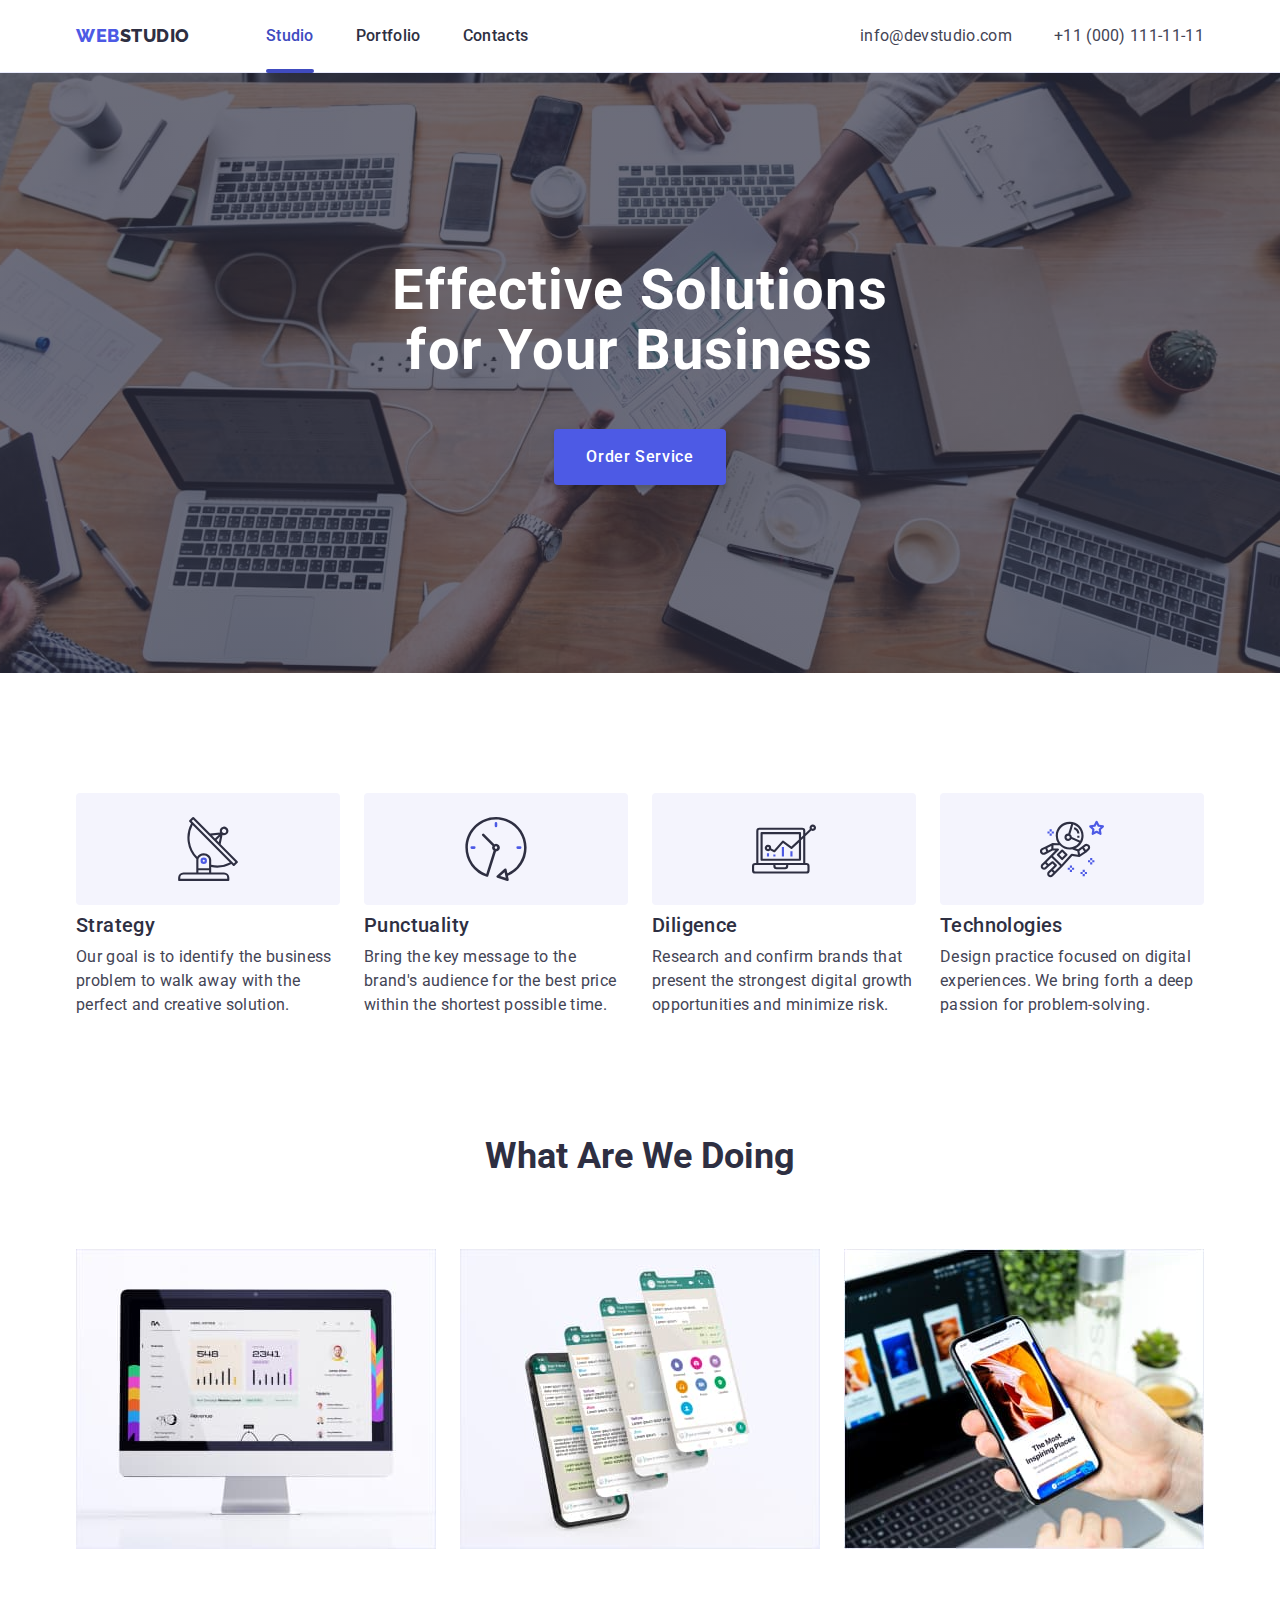
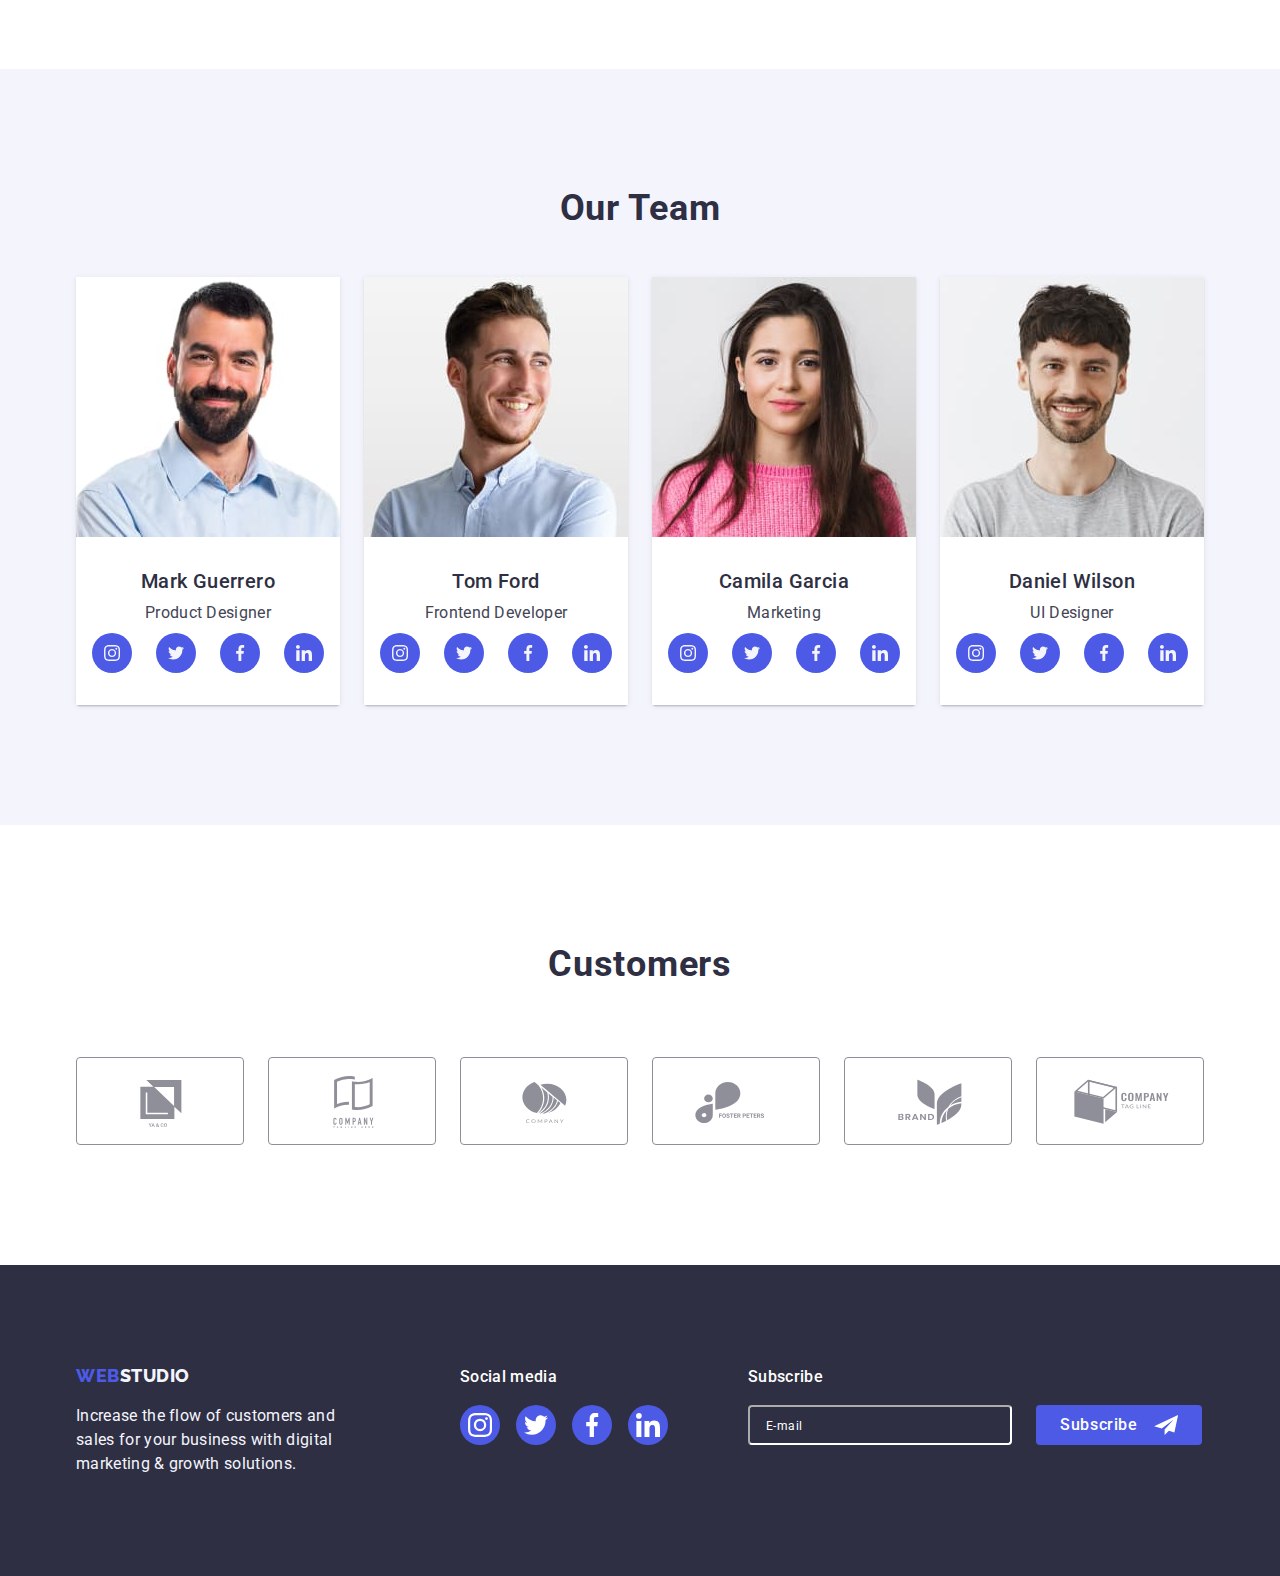
<file: index.html>
<!DOCTYPE html>
<html lang="en">
  <head>
    <meta charset="UTF-8" />
    <meta http-equiv="X-UA-Compatible" content="IE=edge" />
    <meta name="viewport" content="width=device-width, initial-scale=1.0" />
    <link rel="preconnect" href="https://fonts.googleapis.com" />
    <link rel="preconnect" href="https://fonts.gstatic.com" crossorigin />
    <link
      href="https://fonts.googleapis.com/css2?family=Raleway:wght@800&family=Roboto:wght@400;500;700;900&display=swap"
      rel="stylesheet"
    />
    <link
      rel="stylesheet"
      href="https://cdn.jsdelivr.net/npm/modern-normalize@1.1.0/modern-normalize.min.css"
    />
    <link rel="stylesheet" href="./css/styles.css" />

    <title>WEBSTUDIO</title>
  </head>
  <body>
    <header class="page-header">
      <div class="container page-header-container">
        <nav class="page-nav">
          <a class="logo-link link" href="./index.html"
            >Web<span class="text-logo-header">Studio</span></a
          >
          <ul class="menu list">
            <li class="menu-item">
              <a class="menu-link current active-link link" href="./index.html"
                >Studio</a
              >
            </li>
            <li class="menu-item">
              <a class="menu-link link" href="./portfolio.html">Portfolio</a>
            </li>
            <li class="menu-item">
              <a class="menu-link link" href="">Contacts</a>
            </li>
          </ul>
        </nav>
        <address class="page-contact">
          <ul class="contact-list list">
            <li class="contact-list-item-mail">
              <a class="contact link" href="mailto:info@devstudio.com"
                >info@devstudio.com</a
              >
            </li>
            <li class="contact-list-item-number">
              <a class="contact link" href="tel:+110001111111"
                >+11 (000) 111-11-11</a
              >
            </li>
          </ul>
        </address>
      </div>
    </header>
    <main class="page-main">
      <section class="hero">
        <div class="container">
          <h1 class="hero-title">Effective Solutions for Your Business</h1>
          <button type="button" class="hero-button" data-modal-open>
            Order Service
          </button>
        </div>
      </section>

      <section class="advantages">
        <div class="container">
          <h2 class="visually-hidden">Advantages</h2>
          <ul class="advantages-list list">
            <li class="advantages-list-item">
              <div class="icon-box">
                <svg class="icon">
                  <use href="./images/icons.svg#antenna"></use>
                </svg>
              </div>
              <h3 class="subtitle">Strategy</h3>
              <p class="section-description advantages-description">
                Our goal is to identify the business problem to walk away with
                the perfect and creative solution.
              </p>
            </li>
            <li class="advantages-list-item">
              <div class="icon-box">
                <svg class="icon">
                  <use href="./images/icons.svg#clock"></use>
                </svg>
              </div>
              <h3 class="subtitle">Punctuality</h3>
              <p class="section-description advantages-description">
                Bring the key message to the brand's audience for the best price
                within the shortest possible time.
              </p>
            </li>
            <li class="advantages-list-item">
              <div class="icon-box">
                <svg class="icon">
                  <use href="./images/icons.svg#diagram"></use>
                </svg>
              </div>
              <h3 class="subtitle">Diligence</h3>
              <p class="section-description advantages-description">
                Research and confirm brands that present the strongest digital
                growth opportunities and minimize risk.
              </p>
            </li>
            <li class="advantages-list-item">
              <div class="icon-box">
                <svg class="icon">
                  <use href="./images/icons.svg#astronaut"></use>
                </svg>
              </div>
              <h3 class="subtitle">Technologies</h3>
              <p class="section-description advantages-description">
                Design practice focused on digital experiences. We bring forth a
                deep passion for problem-solving.
              </p>
            </li>
          </ul>
        </div>
      </section>
      <section class="doing">
        <div class="container">
          <h2 class="doing-title">What Are We doing</h2>
          <ul class="doing-list list">
            <li class="doing-list-item">
              <img
                src="./images/what_are_we_doing/img1.jpg"
                alt="img1"
                width="360"
                height="300"
              />
            </li>
            <li class="doing-list-item">
              <img
                src="./images/what_are_we_doing/img2.jpg"
                alt="img2"
                width="360"
                height="300"
              />
            </li>
            <li class="doing-list-item">
              <img
                src="./images/what_are_we_doing/img3.jpg"
                alt="img3"
                width="360"
                height="300"
              />
            </li>
          </ul>
        </div>
      </section>
      <section class="team">
        <div class="container">
          <h2 class="team-title">Our Team</h2>
          <ul class="team-list list">
            <li class="team-list-item">
              <img
                class="img-photo"
                src="./images/our_team/team_card1.jpg"
                alt="team_card1"
                width="264"
                height="260"
              />
              <div class="team-list-background">
                <h3 class="subtitle subtitle-team">Mark Guerrero</h3>
                <p class="section-description section-description-team">
                  Product Designer
                </p>
                <ul class="social-list list">
                  <li class="social-list-item">
                    <a class="social-list-link" href=""
                      ><svg class="social-list-icon">
                        <use href="./images/icons.svg#icon-instagram"></use>
                      </svg>
                    </a>
                  </li>
                  <li class="social-list-item">
                    <a class="social-list-link" href=""
                      ><svg class="social-list-icon">
                        <use href="./images/icons.svg#icon-twitter"></use>
                      </svg>
                    </a>
                  </li>
                  <li class="social-list-item">
                    <a class="social-list-link" href=""
                      ><svg class="social-list-icon">
                        <use href="./images/icons.svg#icon-facebook"></use>
                      </svg>
                    </a>
                  </li>
                  <li class="social-list-item">
                    <a class="social-list-link" href=""
                      ><svg class="social-list-icon">
                        <use href="./images/icons.svg#icon-linkedin"></use>
                      </svg>
                    </a>
                  </li>
                </ul>
              </div>
            </li>
            <li class="team-list-item">
              <img
                class="img-photo"
                src="./images/our_team/team_card2.jpg"
                alt="team_card2"
                width="264"
                height="260"
              />
              <div class="team-list-background">
                <h3 class="subtitle subtitle-team">Tom Ford</h3>
                <p class="section-description section-description-team">
                  Frontend Developer
                </p>
                <ul class="social-list list">
                  <li class="social-list-item">
                    <a class="social-list-link" href=""
                      ><svg class="social-list-icon">
                        <use href="./images/icons.svg#icon-instagram"></use>
                      </svg>
                    </a>
                  </li>
                  <li class="social-list-item">
                    <a class="social-list-link" href=""
                      ><svg class="social-list-icon">
                        <use href="./images/icons.svg#icon-twitter"></use>
                      </svg>
                    </a>
                  </li>
                  <li class="social-list-item">
                    <a class="social-list-link" href=""
                      ><svg class="social-list-icon">
                        <use href="./images/icons.svg#icon-facebook"></use>
                      </svg>
                    </a>
                  </li>
                  <li class="social-list-item">
                    <a class="social-list-link" href=""
                      ><svg class="social-list-icon">
                        <use href="./images/icons.svg#icon-linkedin"></use>
                      </svg>
                    </a>
                  </li>
                </ul>
              </div>
            </li>
            <li class="team-list-item">
              <img
                class="img-photo"
                src="./images/our_team/team_card3.jpg"
                alt="team_card3"
                width="264"
                height="260"
              />
              <div class="team-list-background">
                <h3 class="subtitle subtitle-team">Camila Garcia</h3>
                <p class="section-description section-description-team">
                  Marketing
                </p>
                <ul class="social-list list">
                  <li class="social-list-item">
                    <a class="social-list-link" href=""
                      ><svg class="social-list-icon">
                        <use href="./images/icons.svg#icon-instagram"></use>
                      </svg>
                    </a>
                  </li>
                  <li class="social-list-item">
                    <a class="social-list-link" href=""
                      ><svg class="social-list-icon">
                        <use href="./images/icons.svg#icon-twitter"></use>
                      </svg>
                    </a>
                  </li>
                  <li class="social-list-item">
                    <a class="social-list-link" href=""
                      ><svg class="social-list-icon">
                        <use href="./images/icons.svg#icon-facebook"></use>
                      </svg>
                    </a>
                  </li>
                  <li class="social-list-item">
                    <a class="social-list-link" href=""
                      ><svg class="social-list-icon">
                        <use href="./images/icons.svg#icon-linkedin"></use>
                      </svg>
                    </a>
                  </li>
                </ul>
              </div>
            </li>
            <li class="team-list-item">
              <img
                class="img-photo"
                src="./images/our_team/team_card4.jpg"
                alt="team_card4"
                width="264"
                height="260"
              />
              <div class="team-list-background">
                <h3 class="subtitle subtitle-team">Daniel Wilson</h3>
                <p class="section-description section-description-team">
                  UI Designer
                </p>
                <ul class="social-list list">
                  <li class="social-list-item">
                    <a class="social-list-link" href=""
                      ><svg class="social-list-icon">
                        <use href="./images/icons.svg#icon-instagram"></use>
                      </svg>
                    </a>
                  </li>
                  <li class="social-list-item">
                    <a class="social-list-link" href=""
                      ><svg class="social-list-icon">
                        <use href="./images/icons.svg#icon-twitter"></use>
                      </svg>
                    </a>
                  </li>
                  <li class="social-list-item">
                    <a class="social-list-link" href=""
                      ><svg class="social-list-icon">
                        <use href="./images/icons.svg#icon-facebook"></use>
                      </svg>
                    </a>
                  </li>
                  <li class="social-list-item">
                    <a class="social-list-link" href=""
                      ><svg class="social-list-icon">
                        <use href="./images/icons.svg#icon-linkedin"></use>
                      </svg>
                    </a>
                  </li>
                </ul>
              </div>
            </li>
          </ul>
        </div>
      </section>
      <section class="customers">
        <div class="container">
          <h2 class="customers-title">Customers</h2>
          <ul class="customers-list list">
            <li class="customers-item">
              <a class="customers-link link" href="">
                <svg class="customers-logo">
                  <use href="./images/icons.svg#yanda"></use>
                </svg>
              </a>
            </li>
            <li class="customers-item">
              <a class="customers-link link" href="">
                <svg class="customers-logo">
                  <use href="./images/icons.svg#tag-line-here"></use>
                </svg>
              </a>
            </li>
            <li class="customers-item">
              <a class="customers-link link" href="">
                <svg class="customers-logo">
                  <use href="./images/icons.svg#company"></use>
                </svg>
              </a>
            </li>
            <li class="customers-item">
              <a class="customers-link link" href="">
                <svg class="customers-logo">
                  <use href="./images/icons.svg#foster-peters"></use>
                </svg>
              </a>
            </li>
            <li class="customers-item">
              <a class="customers-link link" href="">
                <svg class="customers-logo">
                  <use href="./images/icons.svg#brand"></use>
                </svg>
              </a>
            </li>
            <li class="customers-item">
              <a class="customers-link link" href="">
                <svg class="customers-logo">
                  <use href="./images/icons.svg#tag-line"></use>
                </svg>
              </a>
            </li>
          </ul>
        </div>
      </section>
    </main>
    <footer class="page-footer">
      <div class="container footer-wrapp">
        <div class="footer-box">
          <a class="logo-link logo-link-footer link" href="./index.html"
            >Web<span class="text-logo-footer">Studio</span></a
          >
          <p class="footer-description">
            Increase the flow of customers and sales for your business with
            digital marketing & growth solutions.
          </p>
        </div>
        <div class="container-social">
          <h3 class="subtitle subtitle-social">Social media</h3>
          <ul class="footer-social-list list">
            <li class="social-list-item">
              <a class="footer-social-list-link" href=""
                ><svg class="footer-social-list-icon">
                  <use href="./images/icons.svg#icon-instagram"></use>
                </svg>
              </a>
            </li>
            <li class="social-list-item">
              <a class="footer-social-list-link" href=""
                ><svg class="footer-social-list-icon">
                  <use href="./images/icons.svg#icon-twitter"></use>
                </svg>
              </a>
            </li>
            <li class="social-list-item">
              <a class="footer-social-list-link" href=""
                ><svg class="footer-social-list-icon">
                  <use href="./images/icons.svg#icon-facebook"></use>
                </svg>
              </a>
            </li>
            <li class="social-list-item">
              <a class="footer-social-list-link" href=""
                ><svg class="footer-social-list-icon">
                  <use href="./images/icons.svg#icon-linkedin"></use>
                </svg>
              </a>
            </li>
          </ul>
        </div>
        <div>
          <p class="footer-form-title">Subscribe</p>
          <form class="footer-form">
            <input
              class="footer-email-input footer-input"
              type="text"
              name="user_email"
              placeholder="E-mail"
              required
            />
            <button class="footer-modal-btn btn" type="submit">
              Subscribe
              <svg class="modal-btn-icon">
                <use href="./images/icons.svg#icon-send"></use>
              </svg>
            </button>
          </form>
        </div>
      </div>
    </footer>
    <div class="backdrop is-hidden" data-modal>
      <div class="modal">
        <button type="button" class="modal-close-btn" data-modal-close>
          <svg class="modal-close-btn-icon">
            <use href="./images/icons.svg#close-modal"></use>
          </svg>
        </button>
        <p class="form-text">Leave your contacts and we will call you back</p>
        <form class="form">
          <div class="name-wrapp">
            <label class="form-label name" for="user-name">Name</label>
            <div class="form-grop">
              <input
                class="modal-form-input input"
                type="text"
                name="user_name"
                id="user-name"
                required=""
                pattern="^[a-zA-Z]+"
                minlength="2"
              />
              <svg class="form-input-icon" width="18" height="18">
                <use
                  href="./images/icons.svg#icon-person"
                  width="12"
                  height="12"
                ></use>
              </svg>
            </div>
          </div>
          <div class="phone-wrapp">
            <label class="form-label" for="user-phone">Phone</label>
            <div class="form-grop">
              <input
                class="modal-form-input input"
                type="tel"
                name="user_phone"
                id="user-phone"
                pattern="[0-9]{3}-[0-9]{3}-[0-9]{2}-[0-9]{2}"
                title="xxx-xxx-xx-xx"
              />
              <svg class="form-input-icon-phone" width="18" height="24">
                <use
                  href="./images/icons.svg#icon-phone"
                  width="13"
                  height="13"
                ></use>
              </svg>
            </div>
          </div>
          <div class="email-wrapp">
            <label class="form-label" for="user-email">Email</label>
            <div class="form-grop">
              <input
                class="modal-form-input input"
                type="email"
                name="user_email"
                id="user-email"
                required=""
              />
              <svg class="form-input-icon-email" width="18" height="24">
                <use
                  href="./images/icons.svg#icon-email"
                  width="15"
                  height="12"
                ></use>
              </svg>
            </div>
          </div>
          <div class="comment-wrapp">
            <label class="form-label" for="comment">Comment</label>
            <div class="form-grop">
              <textarea
                name="user_message"
                class="modal-form-comment message"
                id="comment"
                placeholder="Text input"
              ></textarea>
            </div>
          </div>

          <label class="accept-label form-label">
            <input
              class="form-input-accept visually-hidden"
              type="checkbox"
              name="accept"
              required=""
            />
            <svg class="accept-craft-checkbox" width="16" height="16">
              <use href="./images/icons.svg#icon-click"></use>
            </svg>

            <span class="accept-label-text"
              >I accept the terms and conditions of the&nbsp;<a
                class="privacy-policy"
                href=""
                >Privacy Policy</a
              >
            </span>
          </label>
          <button class="modal-form-btn servis-btn btn" type="submit">
            Send
          </button>
        </form>
      </div>
    </div>
    <script src="./js/modal.js"></script>
  </body>
</html>
</file>
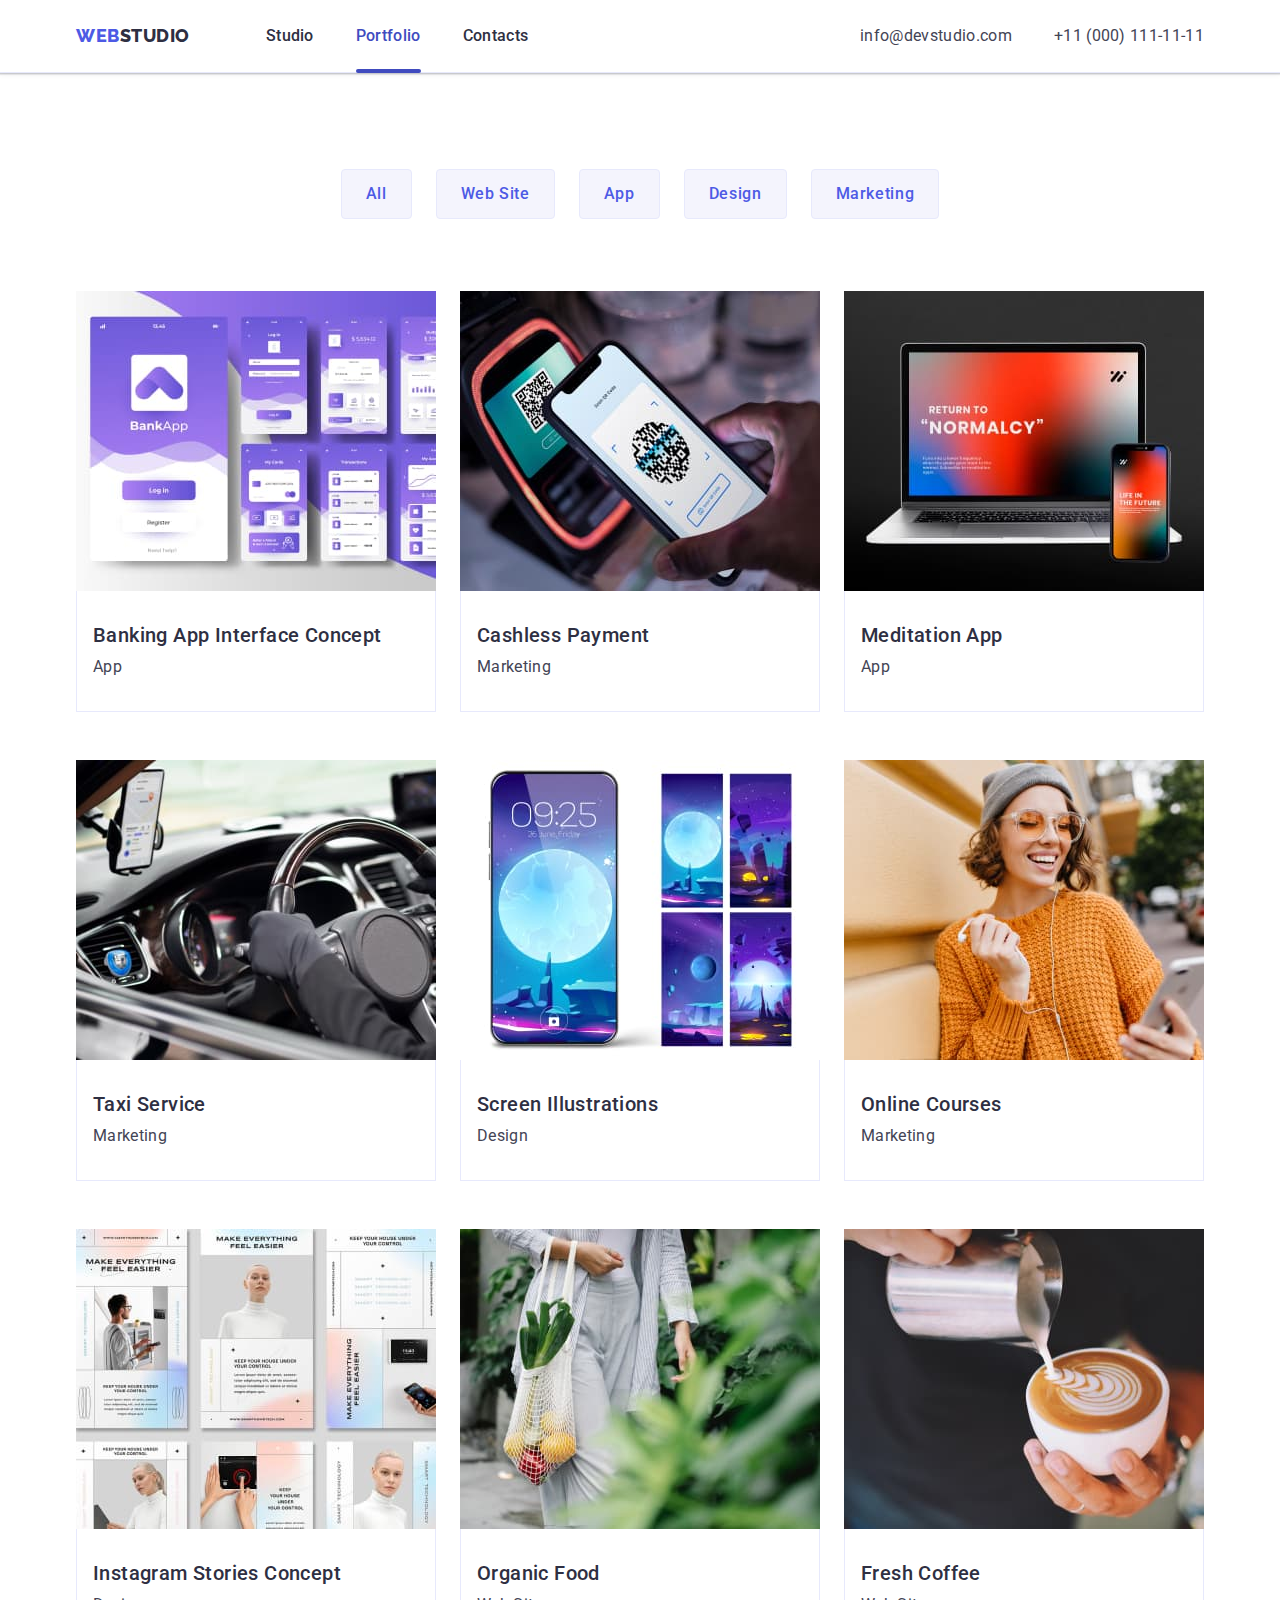
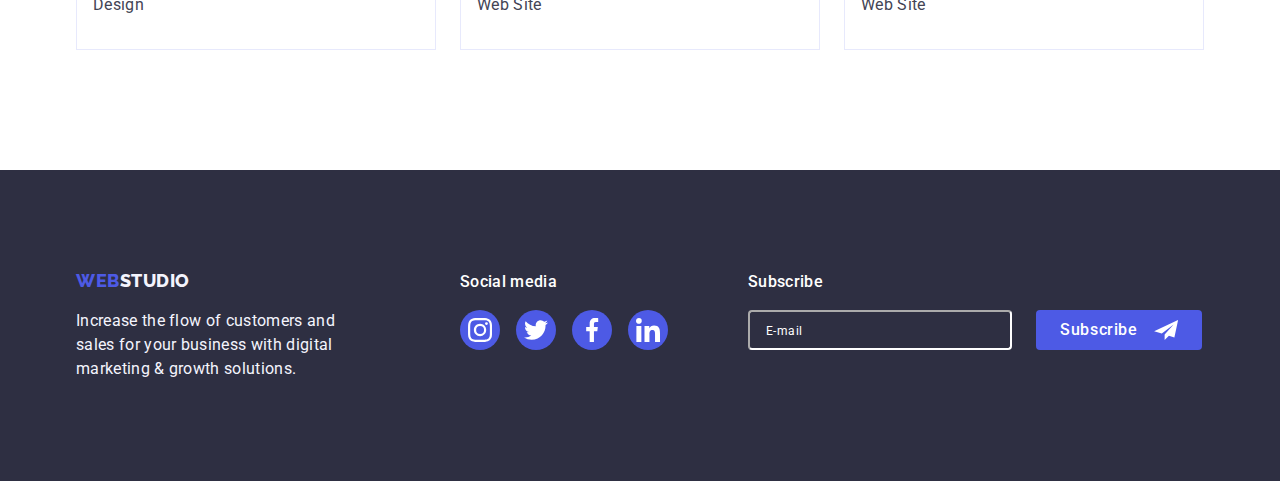
<file: portfolio.html>
<!DOCTYPE html>
<html lang="en">
  <head>
    <meta charset="UTF-8" />
    <meta http-equiv="X-UA-Compatible" content="IE=edge" />
    <meta name="viewport" content="width=device-width, initial-scale=1.0" />
    <link rel="preconnect" href="https://fonts.googleapis.com" />
    <link rel="preconnect" href="https://fonts.gstatic.com" crossorigin />
    <link
      href="https://fonts.googleapis.com/css2?family=Raleway:wght@800&family=Roboto:wght@400;500;700;900&display=swap"
      rel="stylesheet"
    />
    <link
      rel="stylesheet"
      href="https://cdn.jsdelivr.net/npm/modern-normalize@1.1.0/modern-normalize.min.css"
    />
    <link rel="stylesheet" href="./css/styles.css" />

    <title>Portfolio</title>
  </head>
  <body>
    <header class="page-header">
      <div class="container page-header-container">
        <nav class="page-nav">
          <a class="logo-link link" href="./index.html"
            >Web<span class="text-logo-header">Studio</span></a
          >
          <ul class="menu list">
            <li class="menu-item">
              <a class="menu-link link" href="./index.html">Studio</a>
            </li>
            <li class="menu-item">
              <a
                class="menu-link current active-link link"
                href="./portfolio.html"
                >Portfolio</a
              >
            </li>
            <li class="menu-item">
              <a class="menu-link link" href="">Contacts</a>
            </li>
          </ul>
        </nav>
        <address class="page-contact">
          <ul class="contact-list list">
            <li class="contact-list-item-mail">
              <a class="contact link" href="mailto:info@devstudio.com"
                >info@devstudio.com</a
              >
            </li>
            <li class="contact-list-item-number">
              <a class="contact link" href="tel:+110001111111"
                >+11 (000) 111-11-11</a
              >
            </li>
          </ul>
        </address>
      </div>
    </header>
    <main>
      <section class="page-portfolio-main">
        <div class="container">
          <h1 class="visually-hidden">Portfolio</h1>
          <div class="container-button">
            <ul class="button-list list">
              <li class="button-list-item">
                <button type="button" class="button-filter">All</button>
              </li>
              <li class="button-list-item">
                <button type="button" class="button-filter">Web Site</button>
              </li>
              <li class="button-list-item">
                <button type="button" class="button-filter">App</button>
              </li>
              <li class="button-list-item">
                <button type="button" class="button-filter">Design</button>
              </li>
              <li class="button-list-item">
                <button type="button" class="button-filter">Marketing</button>
              </li>
            </ul>
          </div>

          <ul class="portfolio-list list">
            <li class="portfolio-list-item link">
              <a class="portfolio-img link" href="index.html">
                <div class="portfolio-img-wrapper">
                  <img
                    class="img-photo"
                    src="./images/portfolio/proj1.jpg"
                    alt="proj1"
                    width="360"
                    height="300"
                  />
                  <p class="section-description overlay">
                    14 Stylish and User-Friendly App Design Concepts · Task
                    Manager App · Calorie Tracker App · Exotic Fruit Ecommerce
                    App · Cloud Storage App
                  </p>
                </div>
                <div class="subtitle-and-description">
                  <h2 class="subtitle">Banking App Interface Concept</h2>
                  <p class="section-description">App</p>
                </div>
              </a>
            </li>

            <li class="portfolio-list-item link">
              <a class="portfolio-img link" href="index.html">
                <div class="portfolio-img-wrapper">
                  <img
                    class="img-photo"
                    src="./images/portfolio/proj2.jpg"
                    alt="proj2"
                    width="360"
                    height="300"
                  />
                  <p class="section-description overlay">
                    14 Stylish and User-Friendly App Design Concepts · Task
                    Manager App · Calorie Tracker App · Exotic Fruit Ecommerce
                    App · Cloud Storage App
                  </p>
                </div>

                <div class="subtitle-and-description">
                  <h2 class="subtitle">Cashless Payment</h2>
                  <p class="section-description">Marketing</p>
                </div>
              </a>
            </li>

            <li class="portfolio-list-item link">
              <a class="portfolio-img link" href="index.html">
                <div class="portfolio-img-wrapper">
                  <div class="portfolio-img-wrapper">
                    <img
                      class="img-photo"
                      src="./images/portfolio/proj3.jpg"
                      alt="proj3"
                      width="360"
                      height="300"
                    />
                    <p class="section-description overlay">
                      14 Stylish and User-Friendly App Design Concepts · Task
                      Manager App · Calorie Tracker App · Exotic Fruit Ecommerce
                      App · Cloud Storage App
                    </p>
                  </div>
                  <div class="subtitle-and-description">
                    <h2 class="subtitle">Meditation App</h2>
                    <p class="section-description">App</p>
                  </div>
                </div>
              </a>
            </li>

            <li class="portfolio-list-item link">
              <a class="portfolio-img link" href="index.html">
                <div class="portfolio-img-wrapper">
                  <img
                    class="img-photo"
                    src="./images/portfolio/proj4.jpg"
                    alt="proj4"
                    width="360"
                    height="300"
                  />
                  <p class="section-description overlay">
                    14 Stylish and User-Friendly App Design Concepts · Task
                    Manager App · Calorie Tracker App · Exotic Fruit Ecommerce
                    App · Cloud Storage App
                  </p>
                </div>
                <div class="subtitle-and-description">
                  <h2 class="subtitle">Taxi Service</h2>
                  <p class="section-description">Marketing</p>
                </div>
              </a>
            </li>

            <li class="portfolio-list-item link">
              <a class="portfolio-img link" href="index.html">
                <div class="portfolio-img-wrapper">
                  <img
                    class="img-photo"
                    src="./images/portfolio/proj5.jpg"
                    alt="proj5"
                    width="360"
                    height="300"
                  />
                  <p class="section-description overlay">
                    14 Stylish and User-Friendly App Design Concepts · Task
                    Manager App · Calorie Tracker App · Exotic Fruit Ecommerce
                    App · Cloud Storage App
                  </p>
                </div>
                <div class="subtitle-and-description">
                  <h2 class="subtitle">Screen Illustrations</h2>
                  <p class="section-description">Design</p>
                </div>
              </a>
            </li>
            <li class="portfolio-list-item link">
              <a class="portfolio-img link" href="index.html">
                <div class="portfolio-img-wrapper">
                  <img
                    class="img-photo"
                    src="./images/portfolio/proj6.jpg"
                    alt="proj6"
                    width="360"
                    height="300"
                  />
                  <p class="section-description overlay">
                    14 Stylish and User-Friendly App Design Concepts · Task
                    Manager App · Calorie Tracker App · Exotic Fruit Ecommerce
                    App · Cloud Storage App
                  </p>
                </div>
                <div class="subtitle-and-description">
                  <h2 class="subtitle">Online Courses</h2>
                  <p class="section-description">Marketing</p>
                </div>
              </a>
            </li>
            <li class="portfolio-list-item link">
              <a class="portfolio-img link" href="index.html">
                <div class="portfolio-img-wrapper">
                  <img
                    class="img-photo"
                    src="./images/portfolio/proj7.jpg"
                    alt="proj7"
                    width="360"
                    height="300"
                  />
                  <p class="section-description overlay">
                    14 Stylish and User-Friendly App Design Concepts · Task
                    Manager App · Calorie Tracker App · Exotic Fruit Ecommerce
                    App · Cloud Storage App
                  </p>
                </div>
                <div class="subtitle-and-description">
                  <h2 class="subtitle">Instagram Stories Concept</h2>
                  <p class="section-description">Design</p>
                </div>
              </a>
            </li>
            <li class="portfolio-list-item link">
              <a class="portfolio-img link" href="index.html">
                <div class="portfolio-img-wrapper">
                  <img
                    class="img-photo"
                    src="./images/portfolio/proj8.jpg"
                    alt="proj8"
                    width="360"
                    height="300"
                  />
                  <p class="section-description overlay">
                    14 Stylish and User-Friendly App Design Concepts · Task
                    Manager App · Calorie Tracker App · Exotic Fruit Ecommerce
                    App · Cloud Storage App
                  </p>
                </div>
                <div class="subtitle-and-description">
                  <h2 class="subtitle">Organic Food</h2>
                  <p class="section-description">Web Site</p>
                </div>
              </a>
            </li>
            <li class="portfolio-list-item link">
              <a class="portfolio-img link" href="index.html">
                <div class="portfolio-img-wrapper">
                  <img
                    class="img-photo"
                    src="./images/portfolio/proj9.jpg"
                    alt="proj9"
                    width="360"
                    height="300"
                  />
                  <p class="section-description overlay">
                    14 Stylish and User-Friendly App Design Concepts · Task
                    Manager App · Calorie Tracker App · Exotic Fruit Ecommerce
                    App · Cloud Storage App
                  </p>
                </div>
                <div class="subtitle-and-description">
                  <h2 class="subtitle">Fresh Coffee</h2>
                  <p class="section-description">Web Site</p>
                </div>
              </a>
            </li>
          </ul>
        </div>
      </section>
    </main>
    <footer class="page-footer">
      <div class="container footer-wrapp">
        <div class="footer-box">
          <a class="logo-link logo-link-footer link" href="./index.html"
            >Web<span class="text-logo-footer">Studio</span></a
          >
          <p class="footer-description">
            Increase the flow of customers and sales for your business with
            digital marketing & growth solutions.
          </p>
        </div>
        <div class="container-social">
          <h3 class="subtitle subtitle-social">Social media</h3>
          <ul class="footer-social-list list">
            <li class="social-list-item">
              <a class="footer-social-list-link" href=""
                ><svg class="footer-social-list-icon">
                  <use href="./images/icons.svg#icon-instagram"></use>
                </svg>
              </a>
            </li>
            <li class="social-list-item">
              <a class="footer-social-list-link" href=""
                ><svg class="footer-social-list-icon">
                  <use href="./images/icons.svg#icon-twitter"></use>
                </svg>
              </a>
            </li>
            <li class="social-list-item">
              <a class="footer-social-list-link" href=""
                ><svg class="footer-social-list-icon">
                  <use href="./images/icons.svg#icon-facebook"></use>
                </svg>
              </a>
            </li>
            <li class="social-list-item">
              <a class="footer-social-list-link" href=""
                ><svg class="footer-social-list-icon">
                  <use href="./images/icons.svg#icon-linkedin"></use>
                </svg>
              </a>
            </li>
          </ul>
        </div>
        <div>
          <p class="footer-form-title">Subscribe</p>
          <form class="footer-form">
            <input
              class="footer-email-input footer-input"
              type="text"
              name="user_email"
              placeholder="E-mail"
              required
            />
            <button class="footer-modal-btn btn" type="submit">
              Subscribe
              <svg class="modal-btn-icon">
                <use href="./images/icons.svg#icon-send"></use>
              </svg>
            </button>
          </form>
        </div>
      </div>
    </footer>
  </body>
</html>
</file>
<file: css/styles.css>
*,
*::before,
*::after {
    box-sizing: border-box;
}

:root {
    --accent-color: #404BBF;
    --logo-accent-color: #4D5AE5;
    --normal-color:#FFFFFF;
    --dark-color: #2E2F42;
    --deep-dark-color: #434455;
    --second-normal-color: #F4F4FD;
    --border-color: #E7E9FC;
    --icon-color:#AFB1B8;
    --border-icon-color:#8E8F99;  
    --time-transition-duration: 250ms;
    --transition-timing-function: cubic-bezier(0.4, 0, 0.2, 1);
}

h1,h2,h3,h4,p {
    margin-top: 0;
    margin-bottom: 0;
}

ul,ol {
    margin-top: 0;
    margin-bottom: 0;
    padding-left: 0;
}

img{
    display: block;
    max-width: 100%;
    height: auto;
}

button {
    cursor: pointer;
}

.list {
    list-style: none;
}
.link {
    text-decoration: none;
    font-style: normal;
    }
body {
    font-family: 'Roboto', sans-serif;
    color: var(--deep-dark-color);
    background-color: var(--normal-color);
}

.container {
    max-width: 1158px;
    margin-left: auto;
    margin-right: auto;
    padding-left: 15px;
    padding-right: 15px;
}

/*.container {
    padding: 0 15px;
    max-width: 1158px;
    margin: 0 auto;
}*/


/* ============ COMPONENTS ===============*/

.subtitle {
    font-weight: 500;
    font-size: 20px;
    line-height: 1.2;
    letter-spacing: 0.02em;
    color: var(--dark-color);
    margin-bottom: 8px;
}

.section-description {
    font-weight: 400;
    font-size: 16px;
    line-height: 1.5;
    letter-spacing: 0.02em;
    color: var(--deep-dark-color);
}

.social-list {
    display: flex;
    justify-content: center;
    gap: 24px;
}

.social-list-item {
    width: 40px;
    height: 40px;
}

.social-list-link {
    display: flex;
    width: 100%;
    height: 100%;
    justify-content: center;
    align-items: center;
    /*width: 40px;
    height: 40px;*/
    border-radius: 50%;
    background-color: var(--logo-accent-color);
    transition: background-color var(--time-transition-duration) var(--transition-timing-function);
}

.social-list-icon {
    width: 16px;
    height: 16px;
    fill: var(--second-normal-color);
}

.social-list-link:hover,
.social-list-link:focus {
    background-color: var(--accent-color);
}

.subtitle-social {
    font-weight: 500;
    font-size: 16px;
    line-height: 1.5;
    letter-spacing: 0.02em;
    color: var(--normal-color);
    margin-bottom: 16px;
}

/* ============ /COMPONENTS ===============*/
/* ============ HEADER ===============*/
.page-header {
    /*position: absolute;*/
    width: 100%;
    padding-top: 24px;
    padding-bottom: 24px;
    background: var(--normal-color);
    border-bottom: 1px solid var(--border-color);
    box-shadow: 0px 2px 1px rgba(46, 47, 66, 0.08), 0px 1px 1px rgba(46, 47, 66, 0.16), 0px 1px 6px rgba(46, 47, 66, 0.08);
}

.page-header-container {
    display: flex;
    align-items: center;
}

.page-nav {
    display: flex;
    align-items: center;
}

.page-contact {
    margin-left: auto;
}

.menu {
    display: flex;
    align-items: center;
}

.menu-item:not(:last-child) {
    margin-right: 42px;
}

.contact-list{
    display: flex;
    align-items: center;
}

.contact-list-item-mail {
    margin-right: 42px;
}

.logo-link {
    font-family: 'Raleway', sans-serif;
    font-weight: 800;
    font-size: 18px;
    line-height: 1.17;
    letter-spacing: 0.03em;
    text-transform: uppercase;
    color: var(--logo-accent-color);
    margin-right: 76px;
}

.text-logo-header{
    color: var(--dark-color);
}

.menu-item {
    display: flex;
    font-weight: 500;
    font-size: 16px;
    line-height: 1.5;
    letter-spacing: 0.02em;
    color: var(--dark-color);
    transition: color var(--time-transition-duration) var(--transition-timing-function);

}

.menu-item:hover,
.menu-item:focus {
    color: var(--accent-color);
}

.menu-link {
    font-weight: 500;
    font-size: 16px;
    line-height: 1.5;
    letter-spacing: 0.02em;
    color: var(--dark-color);
    position: relative;
    transition: color var(--time-transition-duration) var(--transition-timing-function);
}

.menu-link:hover,
.menu-link:focus {
    color: var(--accent-color);
    display: block;
}

.active-link {
    color: var(--accent-color);
}

.current::after {
    display: block;
    content: '';
    position: absolute;
    width: 100%;
    height: 4px;
    border-radius: 2px;
    bottom: -25px;
    left: 0;
    background-color: var(--accent-color);
}


.page-contact {
font-style: normal;
}

.contact {
    font-weight: 400;
    font-size: 16px;
    line-height: 1.5;
    letter-spacing: 0.02em;
    color: var(--deep-dark-color);
    transition: color var(--time-transition-duration) var(--transition-timing-function);
}

.contact:hover,
.contact:focus {
    color: var(--accent-color);
}
/* =============== /HEADER ==============*/
/* ============= HERO =====================*/
.hero {
    padding-top: 188px;
    padding-bottom: 188px;
    background: var(--dark-color);
    /*flex-grow: 1;*/
    background-image: linear-gradient(rgba(46, 47, 66, 0.7),rgba(46, 47, 66, 0.7)), url(../images/people-office1.jpg);
    background-size: cover;
    background-color: #2E2F42;
    height: 600px;
    max-width: 1400px;
    margin: 0 auto;
    background-repeat: no-repeat;
    background-position: center;
}

.hero-title {
    font-weight: 700;
    font-size: 56px;
    line-height: 1.07;
    text-align: center;
    letter-spacing: 0.02em;
    color: var(--normal-color);
    margin-bottom: 48px;
    width: 496px;
    margin-right: auto;
    margin-left: auto;    
}

.hero-button {
    padding-top: 16px;
    padding-bottom: 16px;
    padding-left: 32px;
    padding-right: 32px;
    font-family: "Roboto", sans-serif;
    font-weight: 500;
    font-size: 16px;
    line-height: 1.5;
    display: block;
    letter-spacing: 0.04em;
    color: var(--normal-color);
    background: var(--logo-accent-color);
    cursor: pointer;
    border-radius: 4px;
    margin-right: auto;
    margin-left: auto;
    border: none;
    box-shadow: 0px 4px 4px rgba(0, 0, 0, 0.15);
    transition: background-color var(--time-transition-duration) var(--transition-timing-function);
}

    
.hero-button:hover,
.hero-button:focus {
    background-color:var(--accent-color);
}
/* ============ /HERO ================*/
/* ============ MAIN ================*/
.advantages {
    padding-top: 120px;
    padding-bottom: 120px;
}
.advantages-list {
    display: flex;
    align-items: center;
    justify-content: space-between;
}
.advantages-description {
    width: 264px;
    height: Hug (72px);
}

.icon-box {
    background-color: var(--second-normal-color);
    border-radius: 4px;
    height: 112px;
    display: flex;
    justify-content: center;
    align-items: center;
    margin-bottom: 8px;
}

.icon {
    width: 64px;
    height: 64px;
}

.doing {
    padding-bottom: 120px;
}
.doing-title {
    font-size: 36px;
    line-height: 1.11;
    text-align: center;
    text-transform: capitalize;
    color: var(--dark-color);
    margin-bottom: 72px;
}
.doing-list {
    display: flex;
    align-items: center;
    gap: 24px;

}
.doing-list-item {
    flex-basis: calc((100% - 48px) / 3);
}

.team {
    padding-top: 120px;
    padding-bottom: 120px;
    background: var(--second-normal-color);
}
.team-title {
    font-size: 36px;
    line-height: 1.11;
    text-align: center;
    letter-spacing: 0.02em;
    text-transform: capitalize;
    color: var(--dark-color);
    margin-bottom: 48px;
}

.team-list {
    display: flex;
    align-items: center;
    gap: 24px;
   /*justify-content: space-between;*/
}

.team-list-background {
    background: var(--normal-color);
    padding-top: 32px;
    padding-bottom: 32px;
}

.team-list-item {
    flex-basis: calc((100% - 72px) / 4);
    border-radius: 0px 0px 4px 4px;   
    background-color: var(--normal-color);
    box-shadow: 0px 1px 6px rgba(46, 47, 66, 0.08), 0px 1px 1px rgba(46, 47, 66, 0.16), 0px 2px 1px rgba(46, 47, 66, 0.08);
}

.subtitle-team {
    text-align: center;
}

.section-description-team {
    text-align: center;
    margin-bottom: 8px;
}

.customers {
    padding-top: 120px;
    padding-bottom: 120px;
}

.customers-title {
    font-size: 36px;
    line-height: 1.11;
    text-align: center;
    letter-spacing: 0.02em;
    text-transform: capitalize;
    color: var(--dark-color);
    margin-bottom: 72px;
}

.customers-list {
    display: flex;
    justify-content: center;
    gap: 24px;
}

.customers-item {

}

.customers-link {
    border: 1px solid var(--border-icon-color);
    border-radius: 4px;
    width: 168px;
    height: 88px;
    display: flex;
    justify-content: center;
    align-items: center;
    transition: border-color var(--time-transition-duration) var(--transition-timing-function);
}

.customers-link:hover,
.customers-link:focus {
    border-color: var(--accent-color);
}
.customers-logo {
    width: 104px;
    height: 56px;
    fill: var(--border-icon-color);
    transition: fill var(--time-transition-duration) var(--transition-timing-function);
}

.customers-link:hover .customers-logo,
.customers-link:focus .customers-logo {
    fill: var(--accent-color);
}
/* ============ /MAIN ================*/
/* ============ PORTFOLIO ================*/
.page-portfolio-main {
    padding-top: 96px;
    padding-bottom: 120px;
}

.container-button {
    margin-bottom: 72px;
}

.button-list {
    display: flex;
    align-items: center;
    justify-content: center;
}

.button-list-item:not(:last-child) {
    margin-right: 24px;
}

.button-filter {
    padding-top: 12px;
    padding-bottom: 12px;
    padding-left: 24px;
    padding-right: 24px;
    font-family: "Roboto", sans-serif;
    font-weight: 500;
    font-size: 16px;
    line-height: 1.5;
    display: flex;
    align-items: center;
    text-align: center;
    letter-spacing: 0.04em;
    color: var(--logo-accent-color);
    background: var(--second-normal-color);
    border: 1px solid #E7E9FC;
    border-radius: 4px;
    cursor: pointer; 
    transition: color var(--time-transition-duration) var(--transition-timing-function), background-color var(--time-transition-duration) var(--transition-timing-function), border-color var(--time-transition-duration) var(--transition-timing-function), box-shadow var(--time-transition-duration) var(--transition-timing-function);
    
}

.button-filter:hover,
.button-filter:focus {
    color: var(--normal-color);
    background-color: var(--accent-color);
    border-color: transparent;
    box-shadow: 0px 3px 1px rgba(0, 0, 0, 0.1), 0px 2px 1px rgba(0, 0, 0, 0.08), 0px 2px 2px rgba(0, 0, 0, 0.12);
}

.visually-hidden {
    position: absolute;
    white-space: nowrap;
    width: 1px;
    height: 1px;
    overflow: hidden;
    border: 0;
    padding: 0;
    clip: rect(0 0 0 0);
    clip-path: inset(50%);
    margin: -1px;
}

.portfolio-list {
    display: flex;
    flex-wrap: wrap;
    row-gap: 48px;
    column-gap: 24px;
}

.portfolio-img-wrapper {
    position: relative;
    overflow: hidden;
}
.portfolio-list-item {
    flex-basis: calc((100% - 48px) / 3);   
}

.portfolio-img:hover .overlay,
.portfolio-img:focus .overlay {
    transform: translate(0,0);
}
.portfolio-img {
    display: block;
    transition: box-shadow var(--time-transition-duration) var(--transition-timing-function);
}

.portfolio-img:hover,
.portfolio-img:focus {
    box-shadow: 0px 1px 6px rgba(46, 47, 66, 0.08), 0px 1px 1px rgba(46, 47, 66, 0.16), 0px 2px 1px rgba(46, 47, 66, 0.08);
}

.subtitle-and-description {
    padding-top: 32px;
    padding-bottom: 32px;
    padding-right: 16px;
    padding-left: 16px;

    background: #FFFFFF;
    border: 1px solid #E7E9FC;
    border-top: 0px;
}

.overlay {
    position: absolute;
    left: 0;
    top: 0;
    width: 100%;
    height: 100%;
    overflow: auto;
    transform: translate(0, 100%);
    color: var(--normal-color);
    padding: 40px 32px;
    background: var(--logo-accent-color);
    transition: transform var(--time-transition-duration) var(--transition-timing-function);
}

/* ============ /PORTFOLIO ================*/
/* ============ FOOTER ================*/
.page-footer {
    background: var(--dark-color);
    padding-top: 100px;
    padding-bottom: 100px;
}
.footer-wrapp {
    display: flex;
}
.footer-box {
    margin-right: 120px;
}
.logo-link-footer {
    margin-right: 0px;
}
.footer-description {
    width: 264px;
    height 72px;
    font-weight: 400;
    font-size: 16px;
    line-height: 1.5;
    letter-spacing: 0.02em;
    color: var(--second-normal-color);
    margin-top: 17.5px;
}   
.text-logo-footer {
    color: var(--second-normal-color);
}

.footer-social-list {
    display: flex;
    justify-content: center;
    gap: 16px;
}

.footer-social-list-icon {
    width: 24px;
    height: 24px;
    fill: var(--normal-color);
}

.footer-social-list-link {
    display: flex;
    width: 100%;
    height: 100%;
    justify-content: center;
    align-items: center;
    border-radius: 50%;
    background-color: var(--logo-accent-color);
    transition: background-color var(--time-transition-duration) var(--transition-timing-function);
}

.footer-social-list-link:hover,
.footer-social-list-link:focus {
    background-color: #31D0AA;
}

.footer-form {
display: flex;
align-items: center;
}

.footer-form-title {
    font-weight: 500;
    font-size: 16px;
    line-height: 1.5;
    letter-spacing: 0.02em;
    color: var(--normal-color);
    margin-bottom: 16px;
}

.footer-email-input {
    width: 264px;
    margin-right: 24px;
    border-color: var(--normal-color);
    color: var(--normal-color);
    transition: border var(--time-transition-duration) var(--transition-timing-function);
}

.footer-email-input::placeholder {
    font-weight: 400;
    font-size: 12px;
    line-height: 2;
    letter-spacing: 0.04em;
    color: var(--normal-color);
}

.footer-input {
    background: transparent;
    border-radius: 4px;
    padding: 8px 16px;
    min-height: 40px;
    outline: none;
}

.footer-modal-btn {
    display: inline-flex;
    font-weight: 500;
    font-size: 16px;
    line-height: 1.5;
    align-items: center;
    letter-spacing: 0.04em;
    background: var(--logo-accent-color);
    color: var(--normal-color);
    padding: 8px 24px;
    border: none;
}

.modal-btn-icon {
    margin-left: 16px;
    fill: var(--normal-color);
    width: 24px;
    height: 20px;
}

.footer-modal-btn:hover,
.footer-modal-btn:focus {
    background-color: var(--accent-color);
}

.container-social {
    margin-right: 80px;
}

/* ============ /FOOTER ================*/

/* ============ MODAL WINDOW ================*/
.backdrop {  
position: fixed;
z-index: 100;
top: 0;
left: 0;
width: 100%;
height: 100%;
background: rgba(46, 47, 66, 0.4);
transition: opacity var(--time-transition-duration) var(--transition-timing-function), visibility var(--time-transition-duration) var(--transition-timing-function);
}
.backdrop.is-hidden {
    opacity: 0;
    visibility: hidden;
    pointer-events: none;
}

.modal {
    position: absolute;
    top: 50%;
    left: 50%;
    transform: translate(-50%, -50%) scale(1);
    min-width: 408px;
    height: 584px;
    padding: 72px 24px 24px 24px;
    background: #FCFCFC;
    box-shadow: 0px 1px 1px rgba(0, 0, 0, 0.14), 0px 1px 3px rgba(0, 0, 0, 0.12), 0px 2px 1px rgba(0, 0, 0, 0.2);
    border-radius: 4px;
    transition: transform var(--time-transition-duration) var(--transition-timing-function);
}

.modal-close-btn {
    display: flex;
    justify-content: center;
    align-items: center;
    position: absolute;
    top: 24px;
    right: 24px;
    width: 24px;
    height: 24px;
    border-radius: 50%;
    background-color: var(--border-color);
    border: 1px solid rgba(0, 0, 0, 0.1);
    padding: 0;
    transition-property: background-color, fill;
    transition: var(--time-transition-duration) var(--transition-timing-function);
}
.modal-close-btn:hover,
.modal-close-btn:focus {
    fill: var(--normal-color);
    background-color: var(--accent-color);
}
.modal-close-btn-icon {
    width: 8px;
    height: 8px;
  }
/* ============ /MODAL WINDOW ================*/
/* ============ MODAL FORM ================*/
.form {
    display: block;
    margin-top: 0em;
}
.form-text {
    font-weight: 500;
    font-size: 16px;
    line-height: 1.5;
    text-align: center;
    letter-spacing: 0.02em;
    color: var(--dark-color);
    margin-bottom: 16px;
}
.form-label {
    display: block;
    margin-bottom: 4px;
    font-weight: 400;
    font-size: 12px;
    line-height: 1.17;
    letter-spacing: 0.01em;
    color: var(--border-icon-color);
}
.name {
    letter-spacing: 0.04em;
}

.form-grop {
    display: flex;
    position: relative;
    flex-direction: column;
    margin-bottom: 8px;  
}
.modal-form-input {
    border: 1px solid rgba(46, 47, 66, 0.4);
    width: 100%;
    padding-left: 38px;
    border-radius: 4px;
   transition: border-color var(--time-transition-duration) var(--transition-timing-function);
}
.modal-form-input:focus {
    border-color: var(--logo-accent-color);
    outline: none;
}
.modal-form-comment {
    border: 1px solid rgba(46, 47, 66, 0.4);
    resize: none;
    width: 100%;
    height: 120px;
    padding: 10px 16px;
    border-radius: 4px;
    transition: border-color var(--time-transition-duration) var(--transition-timing-function);
}
.modal-form-comment:focus {
    border-color: var(--logo-accent-color);
    outline: none;
}

.modal-form-input:focus + .form-input-icon {
    fill: var(--logo-accent-color);
}
.modal-form-input:focus +.form-input-icon-phone {
    fill: var(--logo-accent-color);
}
.modal-form-input:focus+.form-input-icon-email {
    fill: var(--logo-accent-color);
}

.input {
    background: transparent;
    border-radius: 4px;
    padding: 8px 38px;
    min-height: 40px;
    outline: none;
}

.modal-form-comment::placeholder {
    font-weight: 400;
    font-size: 12px;
    line-height: 1.17;
    letter-spacing: 0.04em;
    color: rgba(46, 47, 66, 0.4);
}

.message {
    background: transparent;
    border-radius: 4px;
    padding: 8px 16px;
    min-height: 40px;
    outline: none;
}


.form-input-icon {
    position: absolute;
    fill: var(--dark-color);
    position: absolute;
    top: 14px;
    left: 19px;
    transition: fill var(--time-transition-duration) var(--transition-timing-function);
}
.form-input-icon-phone {
    position: absolute;
    fill: var(--dark-color);
    position: absolute;
    top: 13px;
    left: 19px;
    transition: fill var(--time-transition-duration) var(--transition-timing-function);
}
.form-input-icon-email {
    position: absolute;
    fill: var(--dark-color);
    position: absolute;
    top: 14px;
    left: 17.5px;
    transition: fill var(--time-transition-duration) var(--transition-timing-function);
}

.comment-wrapp {
    margin-bottom: 16px;
}


.accept-label {
    display: flex;
    align-items: center;
    gap: 8px;
    margin-bottom: 24px;
}

.accept-craft-checkbox {
    border: 1px solid rgba(46, 47, 66, 0.4);
    stroke-opacity: 0;
    fill-opacity: 0;
    border-radius: 2px;
    cursor: pointer;
    transition-property: fill-opacity, border-color;
    transition-duration: var(--time-transition-duration);
    transition-timing-function: var(--transition-timing-function);

}


.form-input-accept:checked+.accept-craft-checkbox {
    fill-opacity: 1;
    border-color: transparent;
    fill: var(--second-normal-color);
    background-color: var(--accent-color);
}
.form-input-accept:focus+.accept-craft-checkbox {
    outline: 2px solid rgb(67, 68, 85);
}

.privacy-policy {
    line-height: 1.33;
    color: var(--logo-accent-color);
}

.modal-form-btn {
    display: block;
    margin: 0 auto;
}
.servis-btn {
    background: var(--logo-accent-color);
    color: var(--normal-color);
    min-width: 169px;
    height: 56px;
    padding: 16px 32px;
    border: none;
    box-shadow: 0px 4px 4px rgba(0, 0, 0, 0.15);
    margin-right: auto;
    margin-left: auto;
}
.btn {
    font-weight: 500;
    font-size: 16px;
    line-height: 1.5;
    letter-spacing: 0.04em;
    border-radius: 4px;
    transition-property: color, border, box-shadow;
    transition-duration: var(--time-transition-duration);
    transition-timing-function: var(--transition-timing-function);
}

.btn:hover,
.btn:focus {
    background-color: var(--accent-color);
}
/*       icon-checkbox     <svg class="accept-craft-checkbox" width="16" height="16"><use href="./images/icons.svg#icon-checkbox"></use></svg> ============ /MODAL FORM ================*/
</file>
